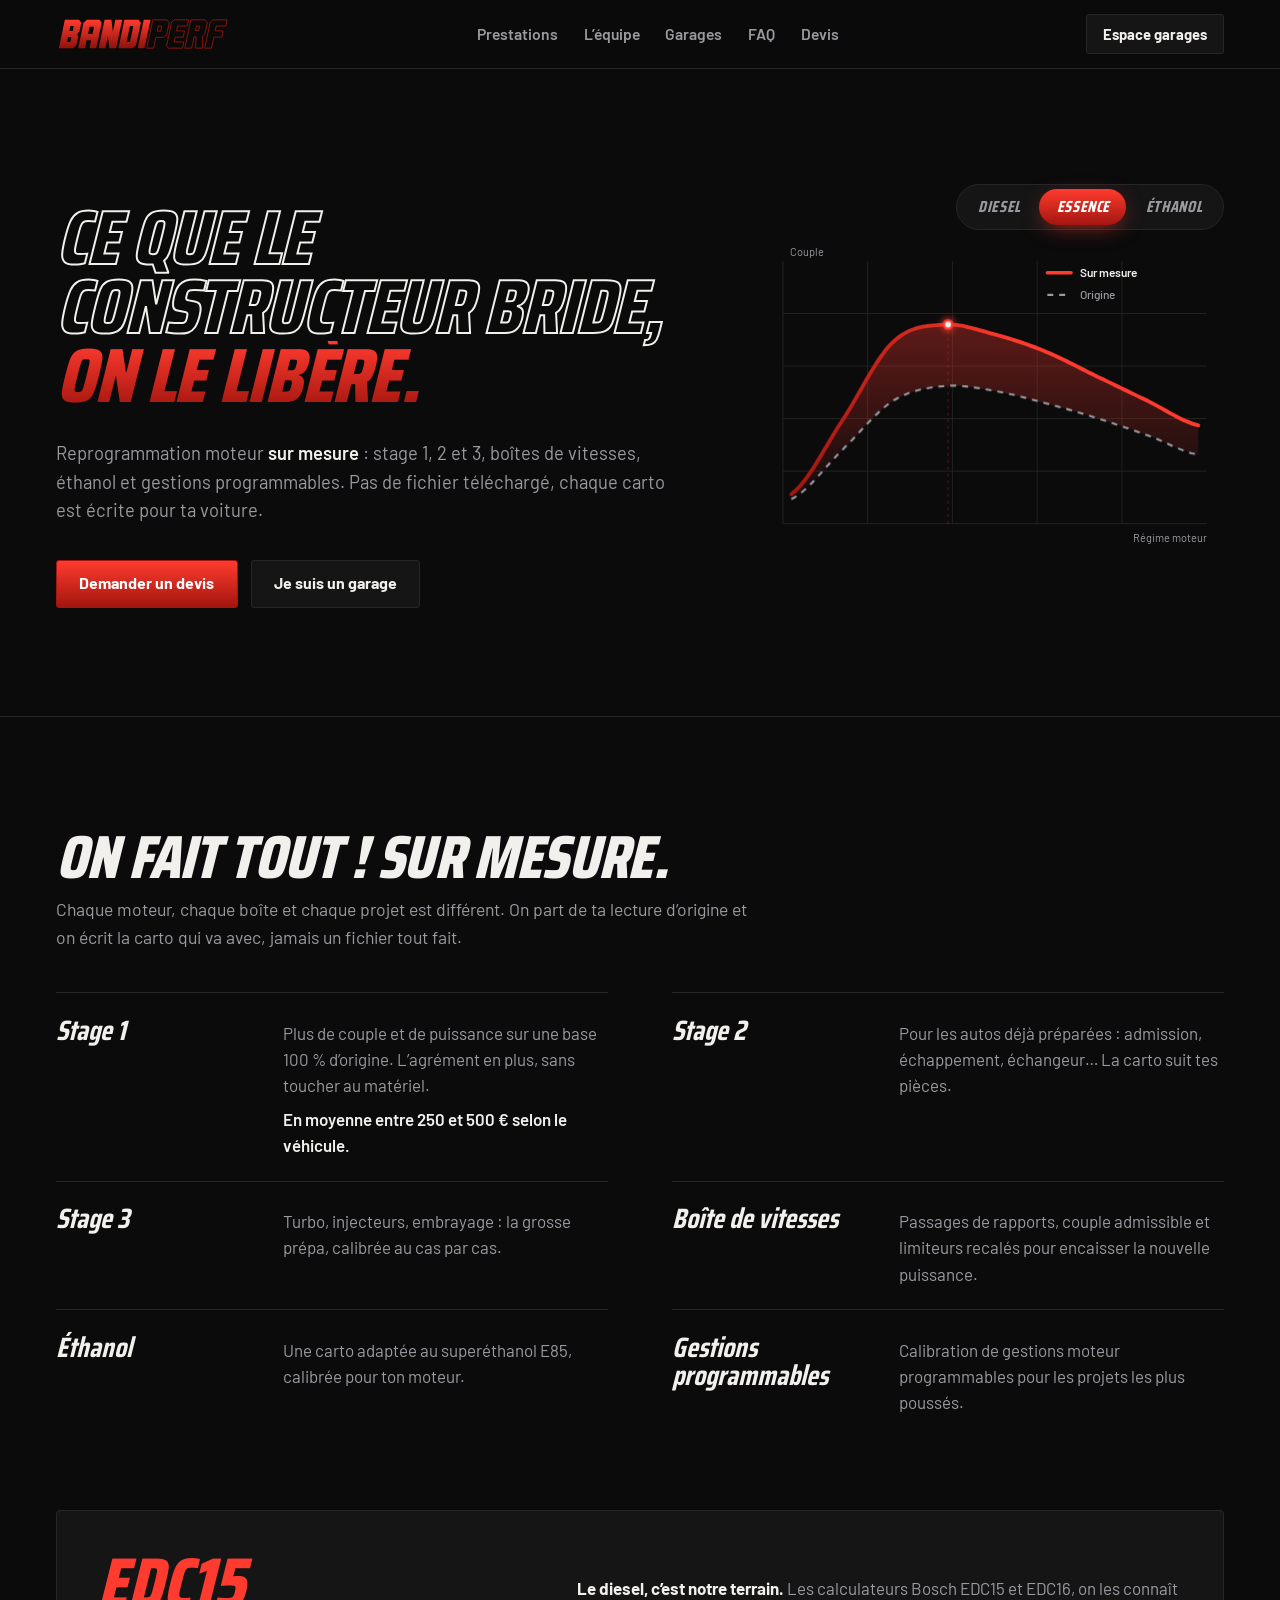
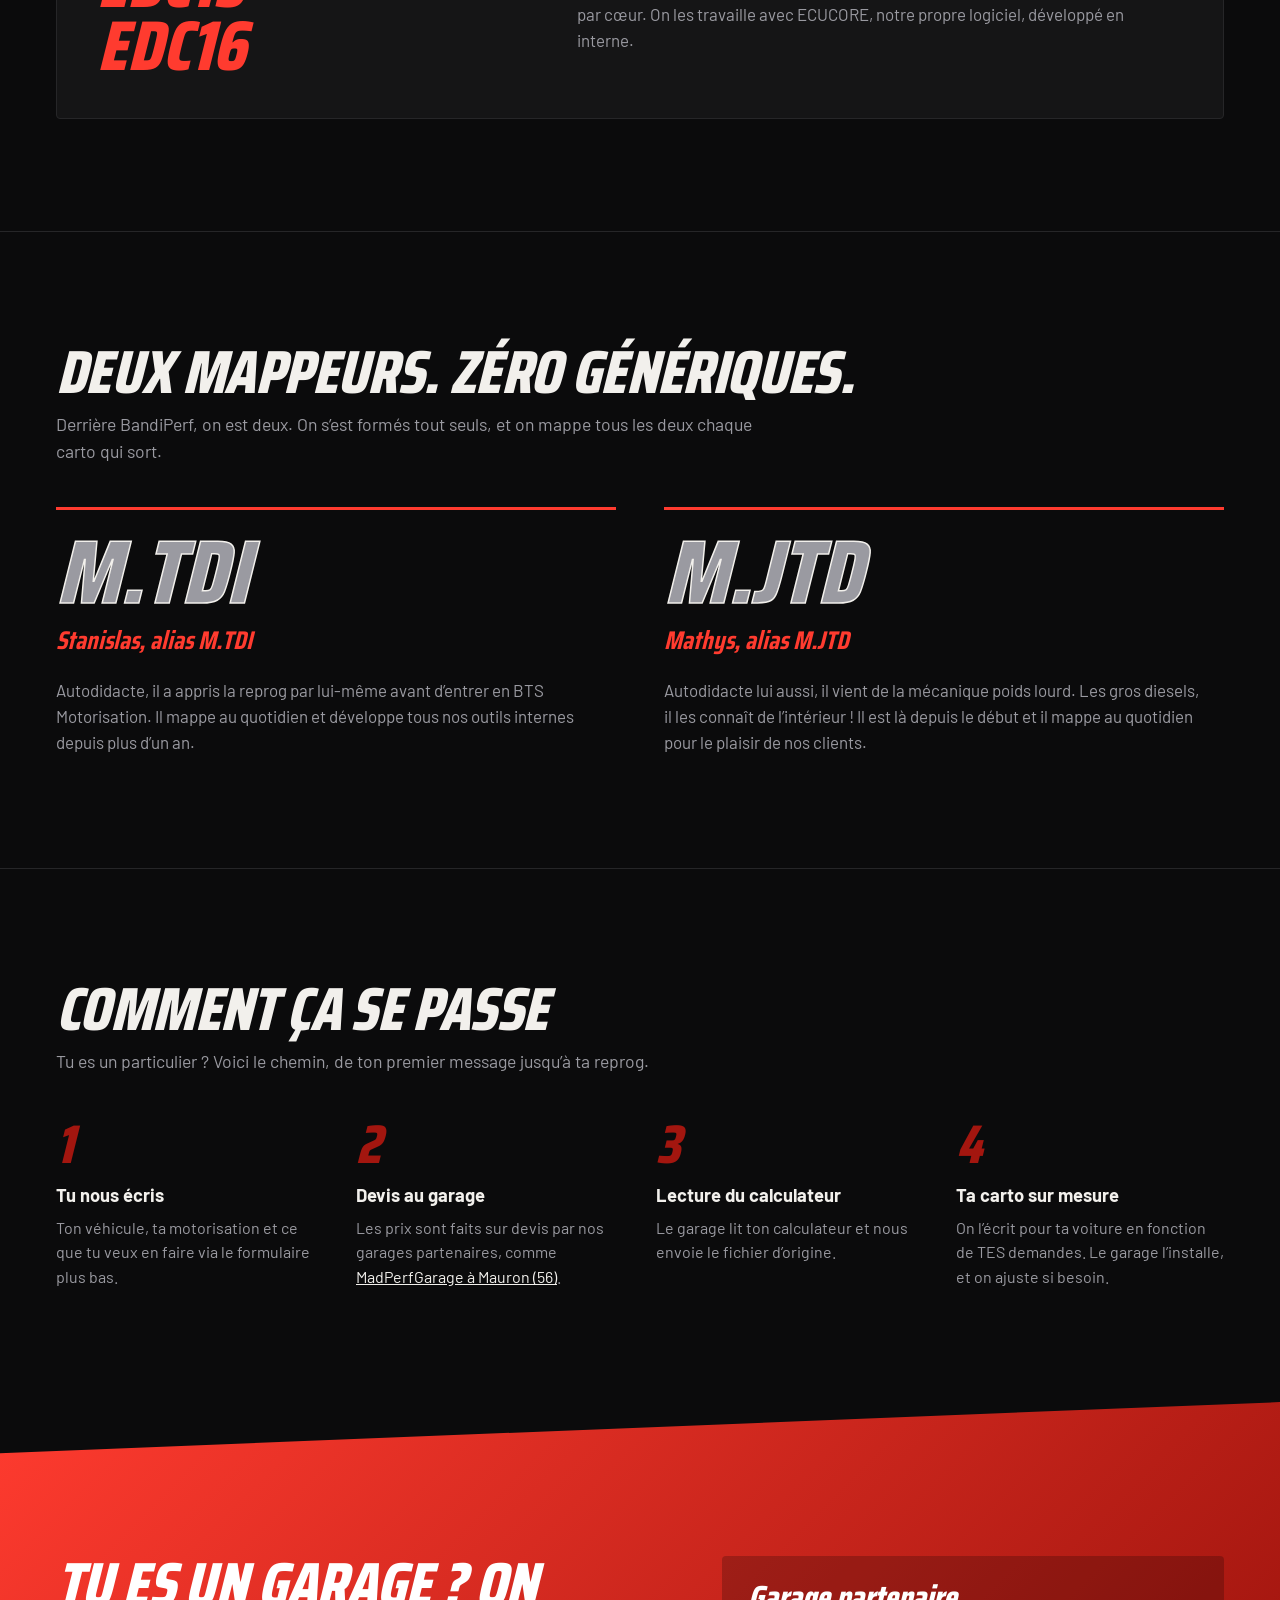
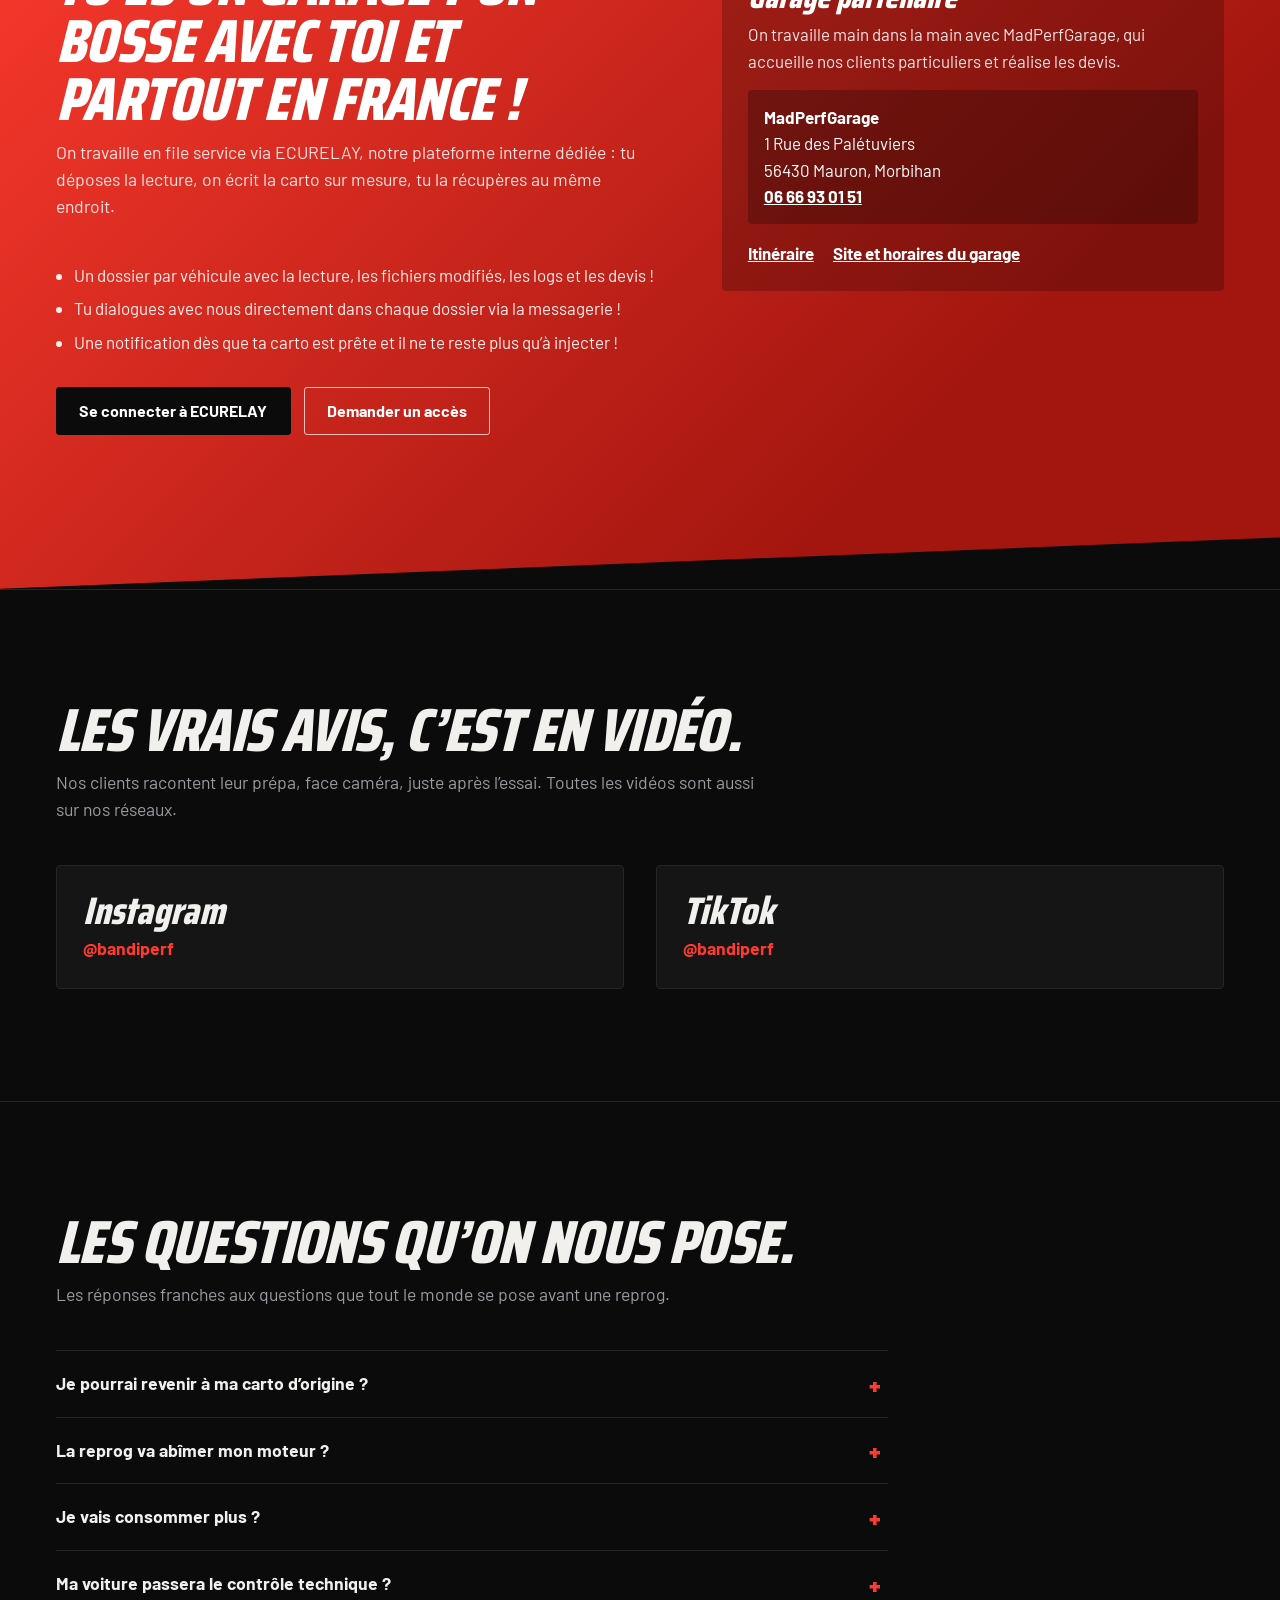
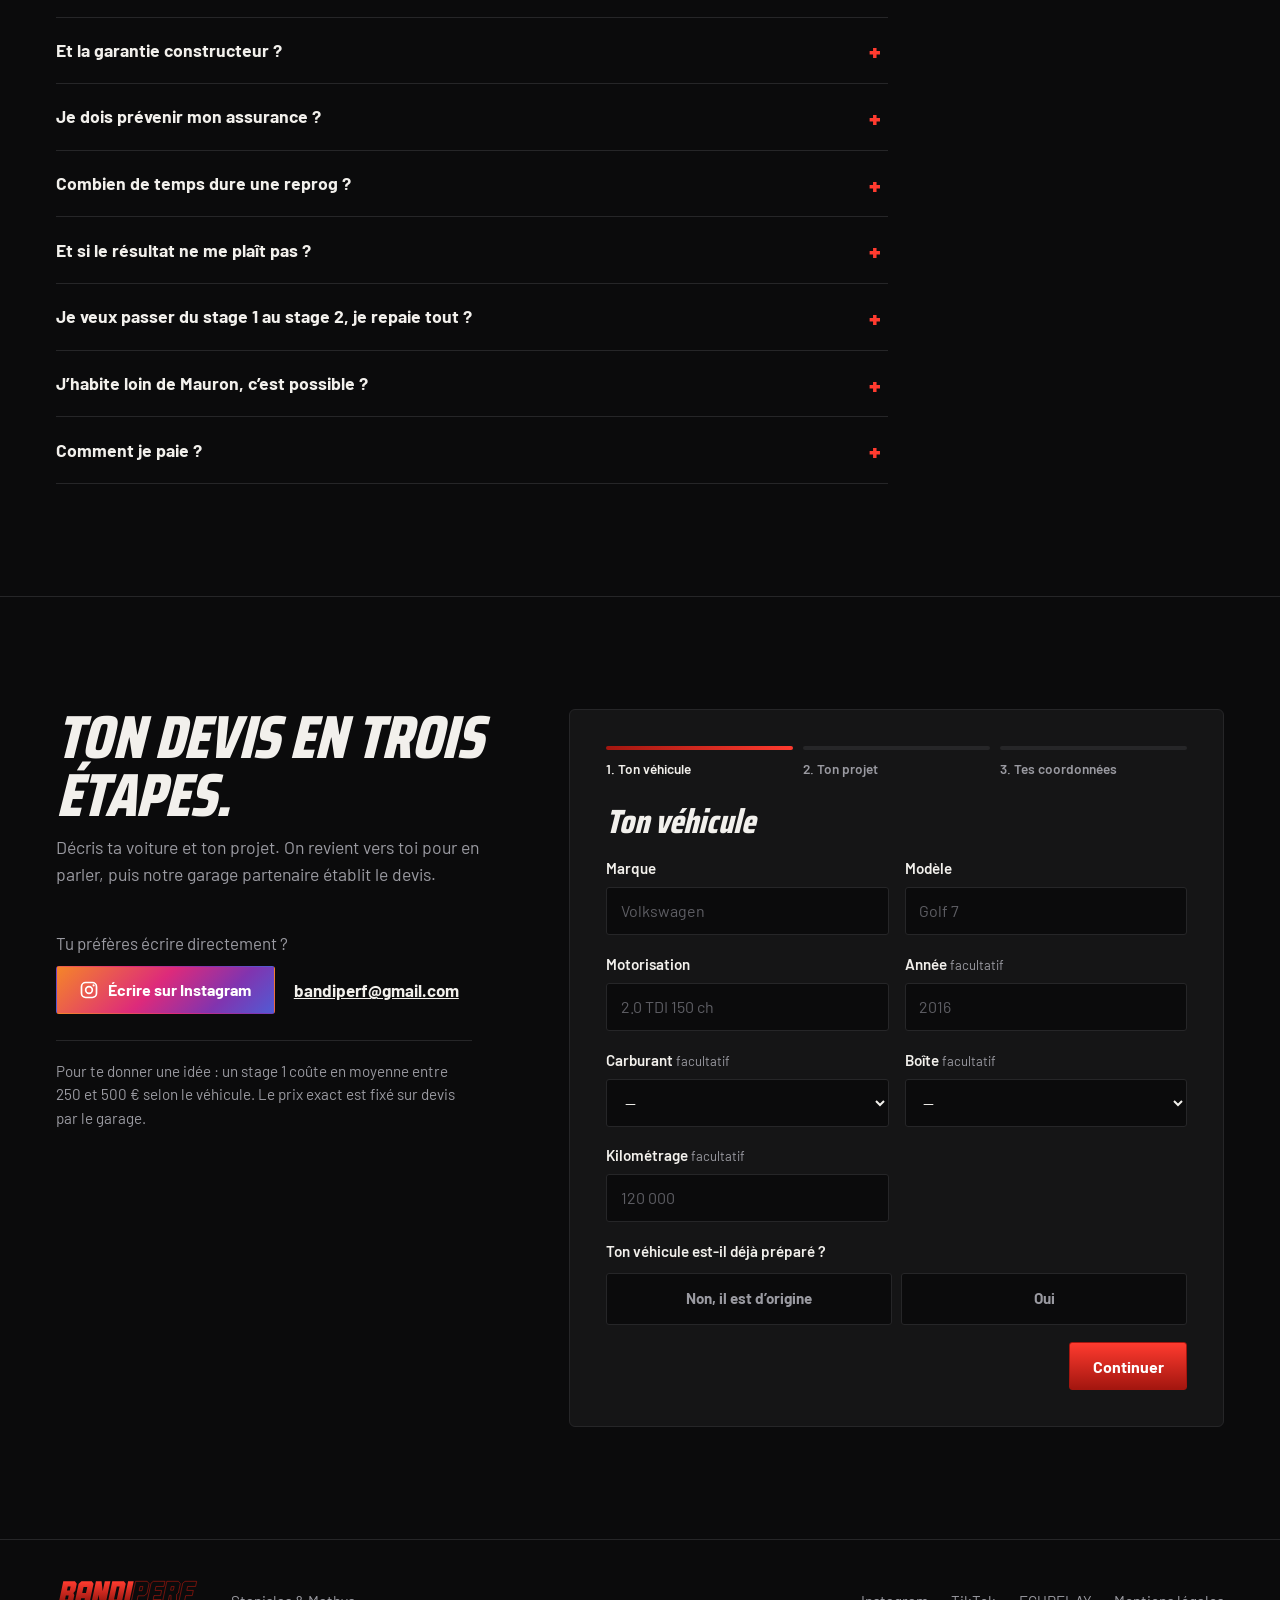
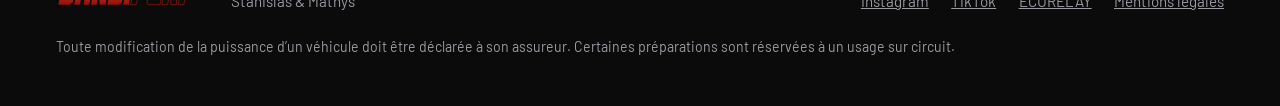
<file: index.html>
<!doctype html>
<html lang="fr">
<head>
  <meta charset="utf-8">
  <meta name="viewport" content="width=device-width, initial-scale=1">
  <title>BandiPerf — Reprogrammation moteur sur mesure</title>
  <meta name="description" content="Reprogrammation moteur sur mesure : stage 1, 2 et 3, boîtes de vitesses, éthanol, gestions programmables. Particuliers à Mauron (56, Bretagne), garages partout en France.">
  <meta name="theme-color" content="#0B0B0C">
  <meta property="og:title" content="BandiPerf — Ce que le constructeur bride, on le libère.">
  <meta property="og:description" content="Reprogrammation moteur sur mesure : stage 1 à 3, boîtes, éthanol, gestions programmables.">
  <meta property="og:type" content="website">
  <meta property="og:url" content="https://bandiperf.fr/">
  <meta property="og:image" content="https://bandiperf.fr/partage.png">
  <meta property="og:image:width" content="1200">
  <meta property="og:image:height" content="630">
  <meta property="og:image:alt" content="Logo BandiPerf — Reprogrammation moteur">
  <meta name="twitter:card" content="summary_large_image">
  <link rel="icon" type="image/svg+xml" href="favicon.svg">
  <link rel="icon" type="image/png" sizes="32x32" href="favicon-32.png">
  <link rel="apple-touch-icon" href="favicon-180.png">
  <link rel="canonical" href="https://bandiperf.fr/">
  <link rel="stylesheet" href="style.css">
  <script type="application/ld+json">{"@context": "https://schema.org", "@type": "Organization", "name": "BandiPerf", "alternateName": "Bandi Performance", "url": "https://bandiperf.fr/", "logo": "https://bandiperf.fr/favicon-180.png", "image": "https://bandiperf.fr/partage.png", "description": "Reprogrammation moteur sur mesure : stage 1, 2 et 3, boîtes de vitesses, éthanol, gestions programmables.", "email": "bandiperf@gmail.com", "areaServed": ["FR", "Bretagne"], "sameAs": ["https://www.instagram.com/bandiperf/", "https://www.tiktok.com/@bandiperf"], "address": {"@type": "PostalAddress", "addressLocality": "Mauron", "postalCode": "56430", "addressRegion": "Bretagne", "addressCountry": "FR"}}</script>
  <script type="application/ld+json">{"@context": "https://schema.org", "@type": "FAQPage", "mainEntity": [{"@type": "Question", "name": "Je pourrai revenir à ma carto d’origine ?", "acceptedAnswer": {"@type": "Answer", "text": "Oui, et c’est gratuit. Avant toute modification, on récupère la lecture d’origine de ton calculateur et on la conserve. Le retour à cette première cartographie est garanti gratuitement pendant 5 ans."}}, {"@type": "Question", "name": "La reprog va abîmer mon moteur ?", "acceptedAnswer": {"@type": "Answer", "text": "Non, tant que l’entretien suit nos préconisations : en général, des vidanges plus rapprochées et des pièces d’usure changées plus souvent. On garde toujours une marge de sécurité adaptée aux pièces montées. Notre choix est clair : on préfère quelques chevaux de moins et un moteur fiable."}}, {"@type": "Question", "name": "Je vais consommer plus ?", "acceptedAnswer": {"@type": "Answer", "text": "Tout dépend de ta conduite. Sur un stage 1 classique, en usage mixte, la consommation baisse le plus souvent."}}, {"@type": "Question", "name": "Ma voiture passera le contrôle technique ?", "acceptedAnswer": {"@type": "Answer", "text": "Avec un simple stage 1, oui. En revanche, l’ajout de pièces (stage 2, stage 3…) peut rendre le véhicule non conforme : on t’en parle avant de commencer."}}, {"@type": "Question", "name": "Et la garantie constructeur ?", "acceptedAnswer": {"@type": "Answer", "text": "Elle est annulée dès que le calculateur est modifié. On ne refuse pas les voitures encore sous garantie, mais on préfère te prévenir et prendre le temps d’en parler avec toi avant de toucher à quoi que ce soit."}}, {"@type": "Question", "name": "Je dois prévenir mon assurance ?", "acceptedAnswer": {"@type": "Answer", "text": "Oui : toute modification du véhicule doit être déclarée à ton assureur. BandiPerf ne peut pas être tenu responsable d’un refus de prise en charge par ton assurance."}}, {"@type": "Question", "name": "Combien de temps dure une reprog ?", "acceptedAnswer": {"@type": "Answer", "text": "Compte environ 1 h. Évite quand même de caler un rendez-vous important le même jour : une difficulté imprévue sur le calculateur peut rallonger l’intervention."}}, {"@type": "Question", "name": "Et si le résultat ne me plaît pas ?", "acceptedAnswer": {"@type": "Answer", "text": "Ton plaisir au volant passe avant tout. Si tu n’es pas satisfait, on retouche gratuitement la carto jusqu’à ce que tu le sois. Selon le calculateur, ça peut prendre 20 minutes comme plusieurs heures."}}, {"@type": "Question", "name": "Je veux passer du stage 1 au stage 2, je repaie tout ?", "acceptedAnswer": {"@type": "Answer", "text": "Non. Quand ta voiture a déjà une carto BandiPerf et que tu la fais évoluer, par exemple d’un stage 1 vers un stage 2 après l’ajout de pièces, tu profites d’une réduction d’environ 20 % sur le prix."}}, {"@type": "Question", "name": "J’habite loin de Mauron, c’est possible ?", "acceptedAnswer": {"@type": "Answer", "text": "On cherche activement des centres partenaires partout en France pour te prendre en charge plus près de chez toi. Écris-nous quand même : on te dira ce qui est possible dans ta région. Et si tu connais un garage intéressé, il peut devenir partenaire."}}, {"@type": "Question", "name": "Comment je paie ?", "acceptedAnswer": {"@type": "Answer", "text": "En espèces, par carte bancaire ou par virement, en une seule fois, avant l’intervention ou au moment de la livraison."}}]}</script>
</head>
<body>

<header class="entete">
  <div class="wrap">
    <a class="marque" href="#haut" aria-label="BandiPerf, retour en haut"><img src="logo.svg" alt="BandiPerf" width="613" height="120"></a>
    <nav aria-label="Navigation principale">
      <a href="#prestations">Prestations</a>
      <a href="#equipe">L’équipe</a>
      <a href="#garages">Garages</a>
      <a href="#faq">FAQ</a>
      <a href="#devis">Devis</a>
    </nav>
    <a class="bouton petit" href="https://ecurelay.bandiperf.fr/login">Espace garages</a>
  </div>
</header>

<main id="haut">

  <section class="ouverture" aria-labelledby="slogan">
    <div class="wrap">
      <div>
        <h1 class="slogan" id="slogan"><span class="l1">Ce que le constructeur bride,</span><span class="l2">on le libère.</span></h1>
        <p class="chapo">Reprogrammation moteur <strong>sur mesure</strong> : stage 1, 2 et 3, boîtes de vitesses, éthanol et gestions programmables.
        Pas de fichier téléchargé, chaque carto est écrite pour ta voiture.</p>
        <div class="actions">
          <a class="bouton rouge" href="#devis">Demander un devis</a>
          <a class="bouton" href="#garages">Je suis un garage</a>
        </div>
      </div>

      <div class="banc" id="banc">
        <div class="carburants" role="tablist" aria-label="Type de moteur">
          <span class="curseur" aria-hidden="true"></span>
          <button type="button" role="tab" aria-selected="true" data-carburant="diesel">Diesel<i></i></button>
          <button type="button" role="tab" aria-selected="false" data-carburant="essence">Essence<i></i></button>
          <button type="button" role="tab" aria-selected="false" data-carburant="ethanol">Éthanol<i></i></button>
        </div>
        <svg viewBox="0 0 560 380" role="img" aria-labelledby="banc-titre">
          <title id="banc-titre">Illustration : courbe de couple d’origine et courbe après une reprogrammation sur mesure</title>
          <defs>
            <linearGradient id="degrade-courbe" x1="0" y1="0" x2="1" y2="0">
              <stop offset="0" stop-color="#A3160F"/><stop offset=".55" stop-color="#FF3B2F"/><stop offset="1" stop-color="#FF3B2F"/>
            </linearGradient>
            <linearGradient id="degrade-gain" x1="0" y1="0" x2="0" y2="1">
              <stop offset="0" stop-color="#FF3B2F" stop-opacity=".34"/><stop offset="1" stop-color="#FF3B2F" stop-opacity=".04"/>
            </linearGradient>
            <linearGradient id="degrade-balayage" x1="0" y1="0" x2="1" y2="0">
              <stop offset="0" stop-color="#FF3B2F" stop-opacity="0"/><stop offset=".7" stop-color="#FF6A52" stop-opacity=".55"/><stop offset="1" stop-color="#FFD2C8" stop-opacity="0"/>
            </linearGradient>
            <clipPath id="zone-gain"><path class="gain-clip" d="M50,296 C115,214 165,104 240,94 S385,120 530,206 L530,252 S380,186 240,166 C170,172 120,252 50,302 Z"/></clipPath>
            <filter id="halo" x="-50%" y="-50%" width="200%" height="200%"><feGaussianBlur stdDeviation="4"/></filter>
          </defs>
          <g class="grille">
            <line x1="40" y1="330" x2="540" y2="330"/><line x1="40" y1="20" x2="40" y2="330"/>
            <line x1="40" y1="268" x2="540" y2="268"/><line x1="40" y1="206" x2="540" y2="206"/>
            <line x1="40" y1="144" x2="540" y2="144"/><line x1="40" y1="82" x2="540" y2="82"/>
            <line x1="140" y1="20" x2="140" y2="330"/><line x1="240" y1="20" x2="240" y2="330"/>
            <line x1="340" y1="20" x2="340" y2="330"/><line x1="440" y1="20" x2="440" y2="330"/>
          </g>
          <path class="gain" d="M50,296 C115,214 165,104 240,94 S385,120 530,206 L530,252 S380,186 240,166 C170,172 120,252 50,302 Z"/>
          <rect class="balayage" x="-90" y="20" width="90" height="310" fill="url(#degrade-balayage)" clip-path="url(#zone-gain)"/>
          <path class="origine" d="M50,302 C120,252 170,172 240,166 S380,186 530,252"/>
          <line class="repere" x1="240" y1="94" x2="240" y2="330"/>
          <path class="surmesure" d="M50,296 C115,214 165,104 240,94 S385,120 530,206"/>
          <g class="pic" transform="translate(240 94)">
            <circle class="pic-halo" r="9" filter="url(#halo)"/>
            <circle class="pic-onde" r="6"/>
            <circle class="pic-point" r="5"/>
          </g>
          <text class="axe" x="48" y="14">Couple</text>
          <text class="axe" x="540" y="352" text-anchor="end">Régime moteur</text>
          <line x1="352" y1="34" x2="380" y2="34" stroke="#FF3B2F" stroke-width="4" stroke-linecap="round"/>
          <text class="legende" x="390" y="39">Sur mesure</text>
          <line x1="352" y1="60" x2="380" y2="60" stroke="#9A9AA1" stroke-width="2.5" stroke-dasharray="7 7"/>
          <text class="legende grise" x="390" y="65">Origine</text>
        </svg>
        <p class="banc-texte" aria-live="polite"><b>Diesel</b> <span>Du couple massif dès les bas régimes : des reprises qui te collent au siège.</span></p>
      </div>
    </div>
  </section>

  <section class="bloc" id="prestations" aria-labelledby="titre-prestations">
    <div class="wrap">
      <h2 class="titre" id="titre-prestations">On fait tout ! Sur mesure.</h2>
      <p class="intro">Chaque moteur, chaque boîte et chaque projet est différent. On part de ta lecture d’origine et on écrit la carto qui va avec, jamais un fichier tout fait.</p>
      <ul class="fiche">
        <li><h3>Stage 1</h3><p>Plus de couple et de puissance sur une base 100 % d’origine. L’agrément en plus, sans toucher au matériel.
          <span class="prix-indicatif">En moyenne entre 250 et 500 € selon le véhicule.</span></p></li>
        <li><h3>Stage 2</h3><p>Pour les autos déjà préparées : admission, échappement, échangeur… La carto suit tes pièces.</p></li>
        <li><h3>Stage 3</h3><p>Turbo, injecteurs, embrayage : la grosse prépa, calibrée au cas par cas.</p></li>
        <li><h3>Boîte de vitesses</h3><p>Passages de rapports, couple admissible et limiteurs recalés pour encaisser la nouvelle puissance.</p></li>
        <li><h3>Éthanol</h3><p>Une carto adaptée au superéthanol E85, calibrée pour ton moteur.</p></li>
        <li><h3>Gestions programmables</h3><p>Calibration de gestions moteur programmables pour les projets les plus poussés.</p></li>
      </ul>

      <div class="specialite">
        <p class="calculateurs">EDC15<br>EDC16</p>
        <p><strong>Le diesel, c’est notre terrain.</strong> Les calculateurs Bosch EDC15 et EDC16, on les connaît par cœur.
        On les travaille avec ECUCORE, notre propre logiciel, développé en interne.</p>
      </div>
    </div>
  </section>

  <section class="bloc" id="equipe" aria-labelledby="titre-equipe">
    <div class="wrap">
      <h2 class="titre" id="titre-equipe">Deux mappeurs. Zéro génériques.</h2>
      <p class="intro">Derrière BandiPerf, on est deux. On s’est formés tout seuls, et on mappe tous les deux chaque carto qui sort.</p>
      <div class="equipe">
        <article class="profil">
          <p class="alias" aria-hidden="true">M.TDI</p>
          <h3 class="prenom">Stanislas, alias M.TDI</h3>
          <p>Autodidacte, il a appris la reprog par lui-même avant d’entrer en BTS Motorisation. Il mappe au quotidien et développe tous nos outils internes depuis plus d’un an.</p>
        </article>
        <article class="profil">
          <p class="alias" aria-hidden="true">M.JTD</p>
          <h3 class="prenom">Mathys, alias M.JTD</h3>
          <p>Autodidacte lui aussi, il vient de la mécanique poids lourd. Les gros diesels, il les connaît de l’intérieur ! Il est là depuis le début et il mappe au quotidien pour le plaisir de nos clients.</p>
        </article>
      </div>
    </div>
  </section>

  <section class="bloc" id="deroule" aria-labelledby="titre-deroule">
    <div class="wrap">
      <h2 class="titre" id="titre-deroule">Comment ça se passe</h2>
      <p class="intro">Tu es un particulier ? Voici le chemin, de ton premier message jusqu’à ta reprog.</p>
      <ol class="etapes">
        <li><h3>Tu nous écris</h3><p>Ton véhicule, ta motorisation et ce que tu veux en faire via le formulaire plus bas.</p></li>
        <li><h3>Devis au garage</h3><p>Les prix sont faits sur devis par nos garages partenaires, comme <a href="#garages">MadPerfGarage à Mauron (56)</a>.</p></li>
        <li><h3>Lecture du calculateur</h3><p>Le garage lit ton calculateur et nous envoie le fichier d’origine.</p></li>
        <li><h3>Ta carto sur mesure</h3><p>On l’écrit pour ta voiture en fonction de TES demandes. Le garage l’installe, et on ajuste si besoin.</p></li>
      </ol>
    </div>
  </section>

  <section class="garages" id="garages" aria-labelledby="titre-garages">
    <div class="wrap colonnes">
      <div>
        <h2 class="titre" id="titre-garages">Tu es un garage ? On bosse avec toi et partout en France !</h2>
        <p class="intro">On travaille en file service via ECURELAY, notre plateforme interne dédiée : tu déposes la lecture, on écrit la carto sur mesure, tu la récupères au même endroit.</p>
        <ul>
          <li>Un dossier par véhicule avec la lecture, les fichiers modifiés, les logs et les devis !</li>
          <li>Tu dialogues avec nous directement dans chaque dossier via la messagerie !</li>
          <li>Une notification dès que ta carto est prête et il ne te reste plus qu’à injecter !</li>
        </ul>
        <div class="actions">
          <a class="bouton" href="https://ecurelay.bandiperf.fr/login">Se connecter à ECURELAY</a>
          <a class="bouton clair" href="https://ecurelay.bandiperf.fr/register">Demander un accès</a>
        </div>
      </div>
      <aside class="partenaire" aria-labelledby="titre-partenaire">
        <h3 id="titre-partenaire">Garage partenaire</h3>
        <p>On travaille main dans la main avec MadPerfGarage, qui accueille nos clients particuliers et réalise les devis.</p>
        <address class="adresse-garage">
          <b>MadPerfGarage</b><br>
          1 Rue des Palétuviers<br>
          56430 Mauron, Morbihan<br>
          <a href="tel:+33666930151">06 66 93 01 51</a>
        </address>
        <div class="liens-garage">
          <a href="https://www.google.com/maps/dir/?api=1&amp;destination=1+Rue+des+Paletuviers+56430+Mauron+France" rel="noopener">Itinéraire</a>
          <a href="https://www.madperfgarage.com/" rel="noopener">Site et horaires du garage</a>
        </div>
      </aside>
    </div>
  </section>

  <section class="bloc" id="videos" aria-labelledby="titre-videos">
    <div class="wrap avis-video">
      <div class="avis-texte">
        <h2 class="titre" id="titre-videos">Les vrais avis, c’est en vidéo.</h2>
        <p class="intro">Nos clients racontent leur prépa, face caméra, juste après l’essai. Toutes les vidéos sont aussi sur nos réseaux.</p>
        <div class="reseaux">
          <a class="reseau" href="https://www.instagram.com/bandiperf/" rel="noopener">
            <span class="nom">Instagram</span><span class="compte">@bandiperf</span>
          </a>
          <a class="reseau" href="https://www.tiktok.com/@bandiperf" rel="noopener">
            <span class="nom">TikTok</span><span class="compte">@bandiperf</span>
          </a>
        </div>
      </div>

      <!-- Lecteur d'avis en vidéo : la liste des vidéos est dans videos.json (voir LISEZMOI.md).
           Il reste masqué tant que la liste est vide. -->
      <div class="lecteur" id="lecteur" data-source="videos.json" role="region" aria-roledescription="carrousel" aria-label="Avis clients en vidéo" hidden>
        <div class="ecran">
          <div class="progression" aria-hidden="true"></div>
          <div class="entete-video">
            <span class="avatar" aria-hidden="true"><span>BP</span></span>
            <span class="compte-video"><b>bandiperf</b><span>Avis client</span></span>
            <button class="son" type="button" aria-label="Activer le son">
              <svg class="icone-muet" viewBox="0 0 24 24" aria-hidden="true"><path d="M4 9h4l5-4v14l-5-4H4z" fill="currentColor"/><path d="M17 9l4 6M21 9l-4 6" stroke="currentColor" stroke-width="2" stroke-linecap="round"/></svg>
              <svg class="icone-son" viewBox="0 0 24 24" aria-hidden="true"><path d="M4 9h4l5-4v14l-5-4H4z" fill="currentColor"/><path d="M16.5 8.5a5 5 0 010 7M19 6a8.5 8.5 0 010 12" fill="none" stroke="currentColor" stroke-width="2" stroke-linecap="round"/></svg>
            </button>
          </div>
          <video playsinline muted preload="metadata"></video>
          <button class="zone prec" type="button" aria-label="Vidéo précédente"></button>
          <button class="zone suiv" type="button" aria-label="Vidéo suivante"></button>
          <button class="lecture" type="button" aria-label="Lire la vidéo" hidden>
            <svg viewBox="0 0 24 24" aria-hidden="true"><path d="M8 5v14l11-7z" fill="currentColor"/></svg>
          </button>
          <div class="legende-video" aria-live="polite">
            <p class="client"></p>
            <p class="details"></p>
            <p class="citation"></p>
            <a class="lien-post" rel="noopener" hidden></a>
          </div>
        </div>
        <div class="nav-lecteur">
          <button class="fleche prec" type="button" aria-label="Vidéo précédente">
            <svg viewBox="0 0 24 24" aria-hidden="true"><path d="M15 5l-7 7 7 7" fill="none" stroke="currentColor" stroke-width="2.4" stroke-linecap="round" stroke-linejoin="round"/></svg>
          </button>
          <span class="compteur" aria-live="polite"></span>
          <button class="fleche suiv" type="button" aria-label="Vidéo suivante">
            <svg viewBox="0 0 24 24" aria-hidden="true"><path d="M9 5l7 7-7 7" fill="none" stroke="currentColor" stroke-width="2.4" stroke-linecap="round" stroke-linejoin="round"/></svg>
          </button>
        </div>
      </div>
    </div>
  </section>

  <section class="bloc" id="faq" aria-labelledby="titre-faq">
    <div class="wrap">
      <h2 class="titre" id="titre-faq">Les questions qu’on nous pose.</h2>
      <p class="intro">Les réponses franches aux questions que tout le monde se pose avant une reprog.</p>
      <div class="faq">
        <details><summary>Je pourrai revenir à ma carto d’origine ?</summary><p>Oui, et c’est gratuit. Avant toute modification, on récupère la lecture d’origine de ton calculateur et on la conserve. Le retour à cette première cartographie est garanti gratuitement pendant 5 ans.</p></details>
        <details><summary>La reprog va abîmer mon moteur ?</summary><p>Non, tant que l’entretien suit nos préconisations : en général, des vidanges plus rapprochées et des pièces d’usure changées plus souvent. On garde toujours une marge de sécurité adaptée aux pièces montées. Notre choix est clair : on préfère quelques chevaux de moins et un moteur fiable.</p></details>
        <details><summary>Je vais consommer plus ?</summary><p>Tout dépend de ta conduite. Sur un stage 1 classique, en usage mixte, la consommation baisse le plus souvent.</p></details>
        <details><summary>Ma voiture passera le contrôle technique ?</summary><p>Avec un simple stage 1, oui. En revanche, l’ajout de pièces (stage 2, stage 3…) peut rendre le véhicule non conforme : on t’en parle avant de commencer.</p></details>
        <details><summary>Et la garantie constructeur ?</summary><p>Elle est annulée dès que le calculateur est modifié. On ne refuse pas les voitures encore sous garantie, mais on préfère te prévenir et prendre le temps d’en parler avec toi avant de toucher à quoi que ce soit.</p></details>
        <details><summary>Je dois prévenir mon assurance ?</summary><p>Oui : toute modification du véhicule doit être déclarée à ton assureur. BandiPerf ne peut pas être tenu responsable d’un refus de prise en charge par ton assurance.</p></details>
        <details><summary>Combien de temps dure une reprog ?</summary><p>Compte environ 1 h. Évite quand même de caler un rendez-vous important le même jour : une difficulté imprévue sur le calculateur peut rallonger l’intervention.</p></details>
        <details><summary>Et si le résultat ne me plaît pas ?</summary><p>Ton plaisir au volant passe avant tout. Si tu n’es pas satisfait, on retouche gratuitement la carto jusqu’à ce que tu le sois. Selon le calculateur, ça peut prendre 20 minutes comme plusieurs heures.</p></details>
        <details><summary>Je veux passer du stage 1 au stage 2, je repaie tout ?</summary><p>Non. Quand ta voiture a déjà une carto BandiPerf et que tu la fais évoluer, par exemple d’un stage 1 vers un stage 2 après l’ajout de pièces, tu profites d’une réduction d’environ 20 % sur le prix.</p></details>
        <details><summary>J’habite loin de Mauron, c’est possible ?</summary><p>On cherche activement des centres partenaires partout en France pour te prendre en charge plus près de chez toi. Écris-nous quand même : on te dira ce qui est possible dans ta région. Et si tu connais un garage intéressé, il peut <a href="#garages">devenir partenaire</a>.</p></details>
        <details><summary>Comment je paie ?</summary><p>En espèces, par carte bancaire ou par virement, en une seule fois, avant l’intervention ou au moment de la livraison.</p></details>
      </div>
    </div>
  </section>

  <section class="bloc devis" id="devis" aria-labelledby="titre-devis">
    <div class="wrap devis-grille">
      <div class="devis-intro">
        <h2 class="titre" id="titre-devis">Ton devis en trois étapes.</h2>
        <p class="intro">Décris ta voiture et ton projet. On revient vers toi pour en parler, puis notre garage partenaire établit le devis.</p>
        <p class="devis-alt">Tu préfères écrire directement ?</p>
        <div class="contacts-directs">
          <a class="bouton insta" href="https://ig.me/m/bandiperf" rel="noopener">
            <svg viewBox="0 0 24 24" aria-hidden="true"><rect x="3" y="3" width="18" height="18" rx="5" fill="none" stroke="currentColor" stroke-width="2"/><circle cx="12" cy="12" r="4" fill="none" stroke="currentColor" stroke-width="2"/><circle cx="17.5" cy="6.5" r="1.3" fill="currentColor"/></svg>
            Écrire sur Instagram
          </a>
          <a class="email-direct" href="mailto:bandiperf@gmail.com">bandiperf@gmail.com</a>
        </div>
        <p class="devis-prix">Pour te donner une idée : un stage 1 coûte en moyenne entre 250 et 500 € selon le véhicule. Le prix exact est fixé sur devis par le garage.</p>
      </div>

      <!-- Formulaire de devis : envoyé par e-mail (Web3Forms) et sur Discord (relais Cloudflare).
           Les deux réglages à remplir sont expliqués dans LISEZMOI.md. -->
      <form class="formulaire" id="form-devis" action="https://api.web3forms.com/submit" method="post"
            data-relais="https://bandiperf-devis.bandiperf.workers.dev">
        <input type="hidden" name="access_key" value="07773320-78d7-4122-8847-bf4330c8a9ec">
        <input type="hidden" name="subject" value="Demande de devis — site BandiPerf">
        <input type="hidden" name="from_name" value="Site BandiPerf">
        <input type="checkbox" name="botcheck" class="piege" tabindex="-1" autocomplete="off" aria-hidden="true">

        <ol class="etapes-devis" aria-label="Étapes du devis">
          <li class="actuelle" aria-current="step"><span class="barre"></span>1. Ton véhicule</li>
          <li><span class="barre"></span>2. Ton projet</li>
          <li><span class="barre"></span>3. Tes coordonnées</li>
        </ol>

        <fieldset class="etape-devis" data-etape="1">
          <legend><span class="titre-etape" tabindex="-1">Ton véhicule</span></legend>
          <div class="champs-2">
            <label>Marque <input name="Marque" required maxlength="40" placeholder="Volkswagen" autocomplete="off"></label>
            <label>Modèle <input name="Modèle" required maxlength="40" placeholder="Golf 7" autocomplete="off"></label>
            <label>Motorisation <input name="Motorisation" required maxlength="60" placeholder="2.0 TDI 150 ch"></label>
            <label><span class="lib">Année <span class="facultatif">facultatif</span></span> <input name="Année" inputmode="numeric" maxlength="4" pattern="(19|20)[0-9]{2}" placeholder="2016"></label>
            <label><span class="lib">Carburant <span class="facultatif">facultatif</span></span>
              <select name="Carburant">
                <option value="">—</option><option>Diesel</option><option>Essence</option><option>Hybride</option><option>Éthanol (E85)</option>
              </select>
            </label>
            <label><span class="lib">Boîte <span class="facultatif">facultatif</span></span>
              <select name="Boîte">
                <option value="">—</option><option>Manuelle</option><option>Automatique</option><option>Robotisée / double embrayage</option>
              </select>
            </label>
            <label><span class="lib">Kilométrage <span class="facultatif">facultatif</span></span> <input name="Kilométrage" inputmode="numeric" maxlength="9" placeholder="120 000"></label>
          </div>

          <fieldset class="choix-oui-non">
            <legend>Ton véhicule est-il déjà préparé ?</legend>
            <div class="segments">
              <label><input type="radio" name="Déjà préparé" value="Non" required><span>Non, il est d’origine</span></label>
              <label><input type="radio" name="Déjà préparé" value="Oui"><span>Oui</span></label>
            </div>
          </fieldset>
          <label class="bloc-prepa" hidden>Qu’est-ce qui est déjà fait ?
            <textarea name="Préparation actuelle" rows="3" maxlength="1000" placeholder="Reprog stage 1, admission, ligne inox, échangeur, embrayage renforcé…"></textarea>
          </label>

          <div class="nav-devis"><button type="button" class="bouton rouge suivant">Continuer</button></div>
        </fieldset>

        <fieldset class="etape-devis" data-etape="2">
          <legend><span class="titre-etape" tabindex="-1">Ton projet</span></legend>
          <fieldset class="puces">
            <legend>Ce que tu recherches <span class="facultatif">plusieurs choix possibles</span></legend>
            <label><input type="checkbox" name="Recherche" value="Puissance"><span>Puissance</span></label>
            <label><input type="checkbox" name="Recherche" value="Couple / reprises"><span>Couple / reprises</span></label>
            <label><input type="checkbox" name="Recherche" value="Pops &amp; bangs / flammes"><span>Pops &amp; bangs / flammes</span></label>
            <label><input type="checkbox" name="Recherche" value="Baisse de consommation"><span>Baisse de consommation</span></label>
            <label><input type="checkbox" name="Recherche" value="Boîte de vitesses"><span>Boîte de vitesses</span></label>
            <label><input type="checkbox" name="Recherche" value="Éthanol (E85)"><span>Éthanol (E85)</span></label>
            <label><input type="checkbox" name="Recherche" value="Gestion programmable"><span>Gestion programmable</span></label>
            <label><input type="checkbox" name="Recherche" value="Autre"><span>Autre</span></label>
          </fieldset>
          <div class="champs-2">
            <label>Stage visé
              <select name="Stage visé">
                <option>Je ne sais pas encore</option><option>Stage 1</option><option>Stage 2</option><option>Stage 3</option>
              </select>
            </label>
            <label>Usage
              <select name="Usage">
                <option>Route</option><option>Circuit</option><option>Route et circuit</option>
              </select>
            </label>
          </div>
          <label>Décris ton projet en détail
            <textarea name="Description" rows="6" required minlength="30" maxlength="3000"
              placeholder="Ce que tu veux ressentir au volant, les pièces que tu comptes monter, ton budget, tes contraintes…"></textarea>
            <span class="aide">Plus c’est précis, plus notre réponse le sera. 30 caractères minimum.</span>
          </label>
          <div class="nav-devis">
            <button type="button" class="bouton precedent">Retour</button>
            <button type="button" class="bouton rouge suivant">Continuer</button>
          </div>
        </fieldset>

        <fieldset class="etape-devis" data-etape="3">
          <legend><span class="titre-etape" tabindex="-1">Tes coordonnées</span></legend>
          <div class="champs-2">
            <label>Prénom <input name="Prénom" required maxlength="40" autocomplete="given-name"></label>
            <label><span class="lib">Ville ou département <span class="facultatif">facultatif</span></span> <input name="Ville" maxlength="60" autocomplete="address-level2" placeholder="Nantes, 44…"></label>
            <label>E-mail <input type="email" name="email" required maxlength="120" autocomplete="email" placeholder="toi@exemple.fr"></label>
            <label><span class="lib">Téléphone <span class="facultatif">facultatif</span></span> <input type="tel" name="Téléphone" maxlength="20" autocomplete="tel" placeholder="06 12 34 56 78"></label>
          </div>
          <label class="accord">
            <input type="checkbox" name="Accord" value="Oui" required>
            <span>J’accepte que BandiPerf utilise ces informations pour me recontacter au sujet de ma demande.</span>
          </label>
          <div class="nav-devis">
            <button type="button" class="bouton precedent">Retour</button>
            <button type="submit" class="bouton rouge envoyer">Envoyer ma demande</button>
          </div>
        </fieldset>

        <p class="devis-erreur" role="alert" hidden></p>
        <div class="devis-envoye" tabindex="-1" hidden>
          <p class="devis-envoye-titre">C’est envoyé.</p>
          <p>On a bien reçu ta demande. On revient vers toi très vite, par e-mail ou par téléphone.</p>
        </div>
      </form>
    </div>
  </section>

</main>

<footer class="pied">
  <div class="wrap">
    <a class="marque" href="#haut" aria-label="BandiPerf, retour en haut"><img src="logo.svg" alt="BandiPerf" width="613" height="120"></a>
    <span>Stanislas &amp; Mathys</span>
    <nav aria-label="Liens du pied de page">
      <a href="https://www.instagram.com/bandiperf/" rel="noopener">Instagram</a>
      <a href="https://www.tiktok.com/@bandiperf" rel="noopener">TikTok</a>
      <a href="https://ecurelay.bandiperf.fr/login">ECURELAY</a>
      <a href="mentions-legales.html">Mentions légales</a>
    </nav>
    <p class="avertissement">Toute modification de la puissance d’un véhicule doit être déclarée à son assureur. Certaines préparations sont réservées à un usage sur circuit.</p>
  </div>
</footer>

<script src="banc.js" defer></script>
<script src="videos.js" defer></script>
<script src="devis.js" defer></script>
</body>
</html>
</file>
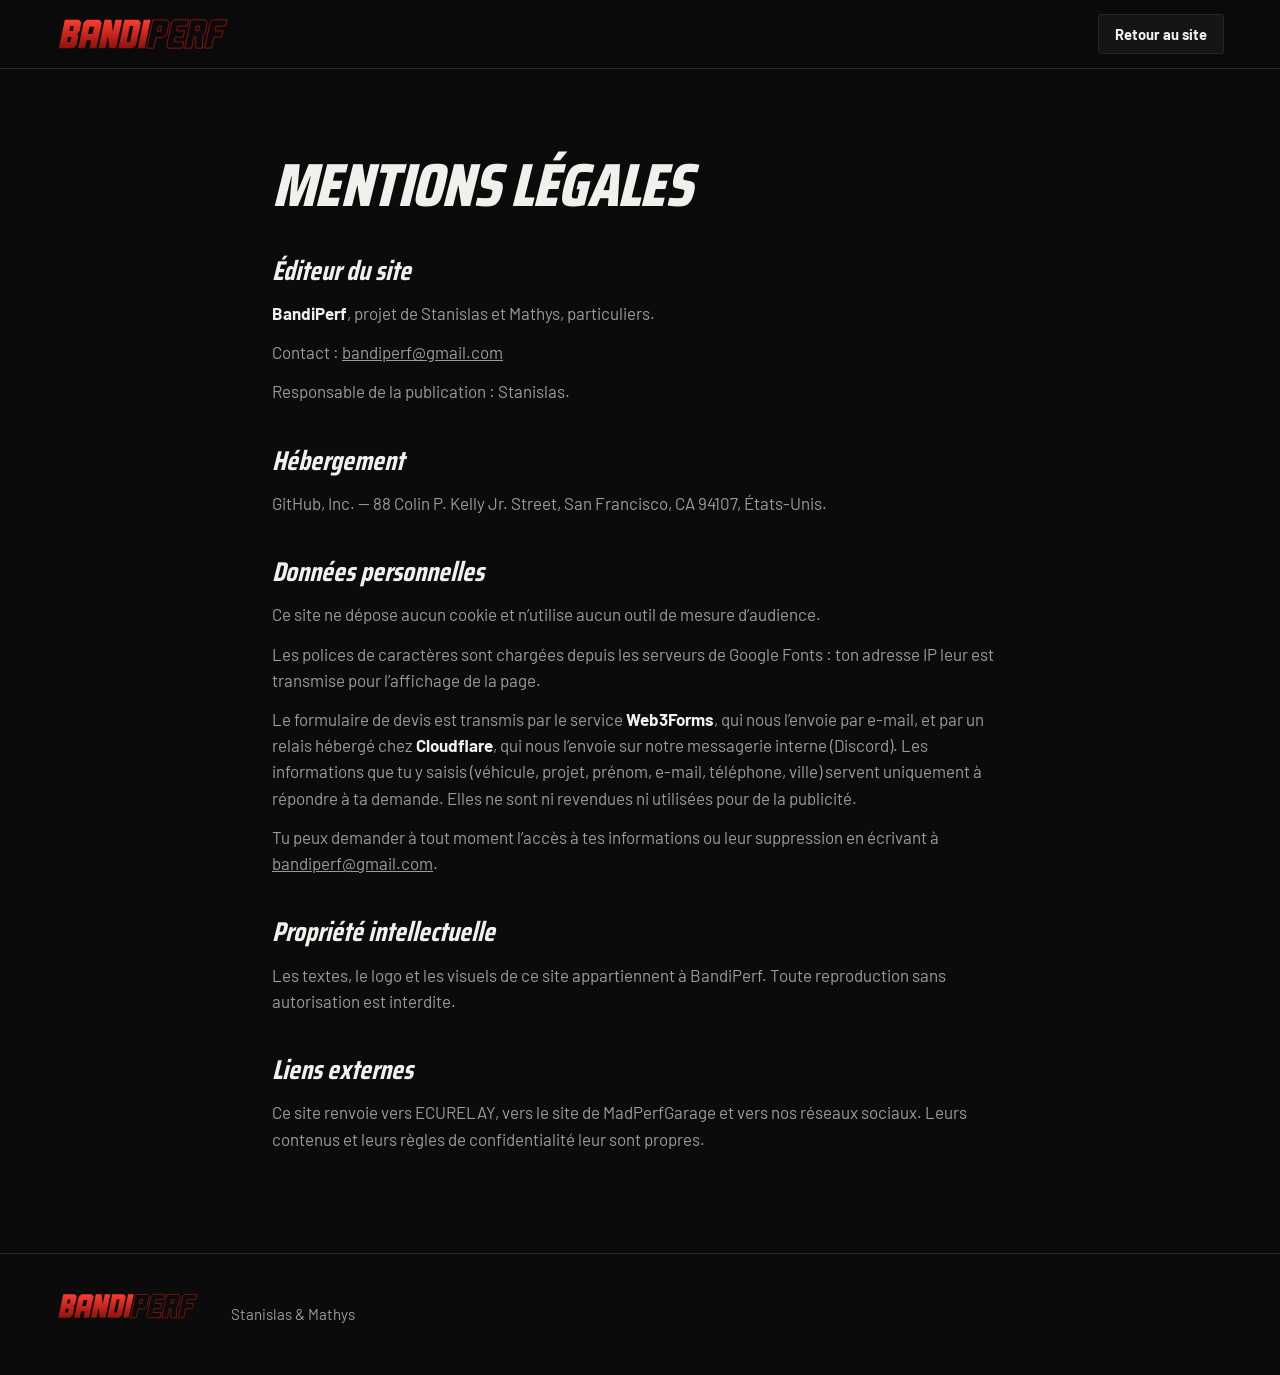
<file: mentions-legales.html>
<!doctype html>
<html lang="fr">
<head>
  <meta charset="utf-8">
  <meta name="viewport" content="width=device-width, initial-scale=1">
  <title>Mentions légales — BandiPerf</title>
  <meta name="robots" content="noindex">
  <meta name="theme-color" content="#0B0B0C">
  <link rel="icon" type="image/svg+xml" href="favicon.svg">
  <link rel="icon" type="image/png" sizes="32x32" href="favicon-32.png">
  <link rel="apple-touch-icon" href="favicon-180.png">
  <link rel="stylesheet" href="style.css">
</head>
<body>
<header class="entete">
  <div class="wrap">
    <a class="marque" href="index.html" aria-label="BandiPerf, retour à l’accueil"><img src="logo.svg" alt="BandiPerf" width="613" height="120"></a>
    <a class="bouton petit" href="index.html">Retour au site</a>
  </div>
</header>
<main class="wrap legal">
  <h1 class="titre">Mentions légales</h1>

  <h2>Éditeur du site</h2>
  <p><strong>BandiPerf</strong>, projet de Stanislas et Mathys, particuliers.</p>
  <p>Contact : <a href="mailto:bandiperf@gmail.com">bandiperf@gmail.com</a></p>
  <p>Responsable de la publication : Stanislas.</p>
  <!-- À COMPLÉTER dès la création d'une structure (micro-entreprise, société…) :
       raison sociale, statut, numéro SIRET, adresse du siège, nom complet du responsable de la publication. -->

  <h2>Hébergement</h2>
  <p>GitHub, Inc. — 88 Colin P. Kelly Jr. Street, San Francisco, CA 94107, États-Unis.</p>

  <h2>Données personnelles</h2>
  <p>Ce site ne dépose aucun cookie et n’utilise aucun outil de mesure d’audience.</p>
  <p>Les polices de caractères sont chargées depuis les serveurs de Google Fonts : ton adresse IP leur est transmise pour l’affichage de la page.</p>
  <p>Le formulaire de devis est transmis par le service <strong>Web3Forms</strong>, qui nous l’envoie par e-mail,
  et par un relais hébergé chez <strong>Cloudflare</strong>, qui nous l’envoie sur notre messagerie interne (Discord).
  Les informations que tu y saisis (véhicule, projet, prénom, e-mail, téléphone, ville) servent uniquement à répondre à ta demande.
  Elles ne sont ni revendues ni utilisées pour de la publicité.</p>
  <p>Tu peux demander à tout moment l’accès à tes informations ou leur suppression en écrivant à <a href="mailto:bandiperf@gmail.com">bandiperf@gmail.com</a>.</p>

  <h2>Propriété intellectuelle</h2>
  <p>Les textes, le logo et les visuels de ce site appartiennent à BandiPerf. Toute reproduction sans autorisation est interdite.</p>

  <h2>Liens externes</h2>
  <p>Ce site renvoie vers ECURELAY, vers le site de MadPerfGarage et vers nos réseaux sociaux. Leurs contenus et leurs règles de confidentialité leur sont propres.</p>
</main>
<footer class="pied">
  <div class="wrap">
    <a class="marque" href="index.html" aria-label="BandiPerf, retour à l’accueil"><img src="logo.svg" alt="BandiPerf" width="613" height="120"></a>
    <span>Stanislas &amp; Mathys</span>
  </div>
</footer>
</body>
</html>
</file>
<file: style.css>
/* BandiPerf — vitrine (direction « Ligne rouge ») */
@import url("https://fonts.googleapis.com/css2?family=Saira+Condensed:ital,wght@0,600;0,700;1,700;1,800&family=Barlow:wght@400;500;600;700&display=swap");

:root {
  --noir: #0B0B0C;
  --panneau: #151516;
  --trait: #262628;
  --ivoire: #F2F0EC;
  --acier: #9A9AA1;
  --rouge: #FF3B2F;
  --grenat: #A3160F;
  --disp: "Saira Condensed", "Arial Narrow", sans-serif;
  --sans: "Barlow", "Segoe UI", sans-serif;
  --page: min(1180px, 100% - 2 * clamp(20px, 5vw, 56px));
}

* { box-sizing: border-box; }
html { scroll-behavior: smooth; }
body { margin: 0; background: var(--noir); color: var(--ivoire); font-family: var(--sans); font-size: 1.06rem; line-height: 1.55; }
a { color: inherit; }
img, svg { max-width: 100%; }
:focus-visible { outline: 2px solid var(--rouge); outline-offset: 3px; }
.wrap { width: var(--page); margin-inline: auto; }

/* Marque (provisoire, en attendant le logo) */
.marque { font-family: var(--disp); font-style: italic; font-weight: 800; letter-spacing: -.01em; text-decoration: none; line-height: 1; display: inline-flex; }
.marque .plein { background: linear-gradient(180deg, var(--rouge), var(--grenat)); -webkit-background-clip: text; background-clip: text; color: transparent; padding-right: .04em; }
.marque .contour { color: transparent; -webkit-text-stroke: 1px var(--grenat); }
.marque img { display: block; height: 1em; width: auto; }

/* En-tête */
.entete { position: sticky; top: 0; z-index: 10; background: rgba(11, 11, 12, .88); backdrop-filter: blur(8px); border-bottom: 1px solid var(--trait); }
.entete .wrap { display: flex; align-items: center; gap: 2rem; min-height: 68px; }
.entete .marque { font-size: 1.7rem; }
.entete nav { display: flex; gap: 1.6rem; margin-left: auto; }
.entete nav a { text-decoration: none; color: var(--acier); font-weight: 600; font-size: .98rem; }
.entete nav a:hover { color: var(--ivoire); }

.bouton { display: inline-flex; align-items: center; justify-content: center; min-height: 48px; padding: 0 1.4rem;
  font-family: var(--sans); font-weight: 700; font-size: 1rem; text-decoration: none; border-radius: 3px;
  border: 1px solid var(--trait); color: var(--ivoire); background: var(--panneau); transition: filter .15s, border-color .15s; }
.bouton:hover { border-color: var(--acier); }
.bouton.rouge { background: linear-gradient(180deg, var(--rouge), var(--grenat)); border-color: var(--grenat); color: #fff; }
.bouton.rouge:hover { filter: brightness(1.1); }
.bouton.petit { min-height: 40px; padding: 0 1rem; font-size: .92rem; }

/* Ouverture */
.ouverture { padding: clamp(56px, 9vw, 120px) 0 clamp(48px, 7vw, 96px); overflow: hidden; }
.ouverture .wrap { display: grid; grid-template-columns: minmax(0, 1.15fr) minmax(0, .85fr); gap: clamp(24px, 4vw, 56px); align-items: center; }
.slogan { margin: 0; font-family: var(--disp); font-style: italic; font-weight: 800; text-transform: uppercase;
  font-size: clamp(2.4rem, 6vw, 5.6rem); line-height: .9; letter-spacing: -.015em; hyphens: auto; -webkit-hyphens: auto; }
.ouverture .wrap > div { min-width: 0; }
.slogan .l1 { display: block; color: transparent; -webkit-text-stroke: 2px var(--ivoire); }
.slogan .l2 { display: block; background: linear-gradient(180deg, var(--rouge), var(--grenat)); -webkit-background-clip: text; background-clip: text; color: transparent; padding-right: .05em; }
.chapo { max-width: 34em; margin: 1.8rem 0 2.2rem; color: var(--acier); font-size: 1.15rem; }
.chapo strong { color: var(--ivoire); font-weight: 600; }
.actions { display: flex; gap: .8rem; flex-wrap: wrap; }

.banc { position: relative; }
.banc svg { display: block; width: 100%; height: auto; }
.banc .grille line { stroke: var(--trait); stroke-width: 1; }
.banc .axe { fill: var(--acier); font-family: var(--sans); font-size: 13px; }
.banc .origine { fill: none; stroke: var(--acier); stroke-width: 2.5; stroke-dasharray: 7 7; }
.banc .surmesure { fill: none; stroke: url(#degrade-courbe); stroke-width: 4.5; stroke-linecap: round;
  stroke-dasharray: 900; stroke-dashoffset: 900; animation: trace 2.2s .3s cubic-bezier(.3, .7, .2, 1) forwards; }
.banc .gain { fill: url(#degrade-gain); opacity: 0; animation: apparait 1s 1.6s forwards; }
.banc .legende { fill: var(--ivoire); font-family: var(--sans); font-size: 14px; font-weight: 600; }
.banc .legende.grise { fill: var(--acier); font-weight: 500; }
.banc .repere { stroke: var(--rouge); stroke-opacity: .45; stroke-width: 1; stroke-dasharray: 3 5; opacity: 0; animation: apparait 1s 2s forwards; }
.banc .pic { opacity: 0; animation: apparait .8s 2.2s forwards; }
.banc .pic-halo { fill: var(--rouge); opacity: .55; }
.banc .pic-point { fill: var(--ivoire); stroke: var(--rouge); stroke-width: 3; }
.banc .pic-onde { fill: none; stroke: var(--rouge); stroke-width: 2; transform-box: fill-box; transform-origin: center; animation: onde 2.4s 2.4s ease-out infinite; opacity: 0; }
.banc .balayage { opacity: 0; }
@keyframes onde { 0% { transform: scale(1); opacity: .9; } 70%, 100% { transform: scale(3.4); opacity: 0; } }

/* Choix du carburant (affiché seulement quand banc.js est chargé) */
.carburants { position: relative; display: none; gap: 2px; padding: 4px; margin: 0 0 14px auto; width: max-content; max-width: 100%;
  background: var(--panneau); border: 1px solid var(--trait); border-radius: 999px; }
.banc.anime .carburants { display: flex; }
.carburants button { position: relative; z-index: 1; overflow: hidden; border: 0; background: none; color: var(--acier); cursor: pointer;
  font: italic 700 1rem/1 var(--disp); letter-spacing: .04em; text-transform: uppercase; padding: .62rem 1.05rem; border-radius: 999px;
  transition: color .45s ease; }
.carburants button:hover { color: var(--ivoire); }
.carburants button[aria-selected="true"] { color: #fff; }
.carburants button i { position: absolute; left: 18%; right: 18%; bottom: 5px; height: 2px; border-radius: 2px; background: rgba(255, 255, 255, .85);
  transform: scaleX(0); transform-origin: left; opacity: 0; }
.carburants button[aria-selected="true"] i { opacity: .9; }
.carburants .curseur { position: absolute; z-index: 0; top: 4px; bottom: 4px; left: 0; width: 0; border-radius: 999px;
  background: linear-gradient(180deg, var(--rouge), var(--grenat)); box-shadow: 0 6px 22px -6px rgba(255, 59, 47, .65);
  transition: transform .65s cubic-bezier(.65, 0, .25, 1), width .65s cubic-bezier(.65, 0, .25, 1); }
.banc-texte { margin: 10px 0 0; min-height: 3.2em; color: var(--acier); font-size: .98rem; }
.banc-texte b { color: var(--ivoire); font: italic 700 1.05rem var(--disp); text-transform: uppercase; letter-spacing: .04em; margin-right: .35rem; }
.banc-texte.sort { animation: texte-sort .28s ease-in forwards; }
.banc-texte.entre { animation: texte-entre .5s cubic-bezier(.2, .8, .2, 1) forwards; }
@keyframes texte-sort { to { opacity: 0; transform: translateY(-6px); filter: blur(2px); } }
@keyframes texte-entre { from { opacity: 0; transform: translateY(8px); filter: blur(2px); } to { opacity: 1; transform: none; filter: none; } }
@media (max-width: 560px) {
  .carburants { margin-inline: auto; }
  .carburants button { font-size: .9rem; padding: .58rem .85rem; }
}
@keyframes trace { to { stroke-dashoffset: 0; } }
@keyframes apparait { to { opacity: 1; } }

/* Sections */
section { scroll-margin-top: 80px; }
.bloc { padding: clamp(64px, 9vw, 112px) 0; border-top: 1px solid var(--trait); }
.titre { margin: 0 0 .6rem; font-family: var(--disp); font-style: italic; font-weight: 800; text-transform: uppercase;
  font-size: clamp(2.3rem, 5vw, 3.8rem); line-height: .95; letter-spacing: -.01em; }
.intro { max-width: 40em; color: var(--acier); margin: 0 0 2.6rem; font-size: 1.1rem; }

/* Prestations : fiche technique */
.fiche { list-style: none; margin: 0; padding: 0; display: grid; grid-template-columns: repeat(2, minmax(0, 1fr)); column-gap: clamp(24px, 5vw, 72px); }
.fiche li { padding: 1.4rem 0; border-top: 1px solid var(--trait); display: grid; grid-template-columns: minmax(0, 13rem) minmax(0, 1fr); gap: 1.2rem; align-items: baseline; }
.fiche h3 { margin: 0; font-family: var(--disp); font-style: italic; font-weight: 700; font-size: 1.75rem; line-height: 1; }
.fiche p { margin: 0; color: var(--acier); }

.specialite { margin-top: clamp(40px, 6vw, 72px); padding: clamp(24px, 4vw, 40px); background: var(--panneau); border: 1px solid var(--trait); border-radius: 4px;
  display: grid; grid-template-columns: minmax(0, 1fr) minmax(0, 1.4fr); gap: clamp(20px, 4vw, 48px); align-items: center; }
.specialite .calculateurs { font-family: var(--disp); font-style: italic; font-weight: 800; font-size: clamp(2.6rem, 6vw, 4.4rem); line-height: .9; margin: 0; color: var(--rouge); }
.specialite p { margin: 0; color: var(--acier); }
.specialite p strong { color: var(--ivoire); }

/* Équipe */
.equipe { display: grid; grid-template-columns: repeat(2, minmax(0, 1fr)); gap: clamp(20px, 4vw, 48px); }
.profil { padding-top: 1.4rem; border-top: 3px solid var(--rouge); }
.alias { margin: 0; font-family: var(--disp); font-style: italic; font-weight: 800; font-size: clamp(3.4rem, 8vw, 5.6rem); line-height: .9;
  color: transparent; -webkit-text-stroke: 1.5px var(--ivoire); }
.prenom { margin: .5rem 0 1rem; font-family: var(--disp); font-style: italic; font-weight: 700; font-size: 1.6rem; color: var(--rouge); }
.profil p { margin: 0; color: var(--acier); max-width: 32em; }

/* Déroulé */
.etapes { list-style: none; margin: 0; padding: 0; display: grid; grid-template-columns: repeat(4, minmax(0, 1fr)); gap: clamp(16px, 3vw, 32px); counter-reset: etape; }
.etapes li { counter-increment: etape; }
.etapes li::before { content: counter(etape); display: block; font-family: var(--disp); font-style: italic; font-weight: 800; font-size: 3.4rem; line-height: 1; color: var(--grenat); margin-bottom: .6rem; }
.etapes h3 { margin: 0 0 .4rem; font-size: 1.15rem; }
.etapes p { margin: 0; color: var(--acier); font-size: 1rem; }
.etapes a { color: var(--ivoire); }

/* Garages : bloc rouge */
.garages { position: relative; background: linear-gradient(135deg, var(--rouge), var(--grenat) 75%); color: #fff;
  clip-path: polygon(0 4vw, 100% 0, 100% calc(100% - 4vw), 0 100%); padding: clamp(96px, 12vw, 160px) 0; margin: 0; border: 0; }
.garages .titre { color: #fff; }
.garages .intro { color: rgba(255, 255, 255, .86); }
.garages .colonnes { display: grid; grid-template-columns: minmax(0, 1.2fr) minmax(0, 1fr); gap: clamp(24px, 5vw, 64px); align-items: start; }
.garages ul { margin: 0 0 2rem; padding-left: 1.1rem; color: rgba(255, 255, 255, .92); }
.garages li { margin-bottom: .45rem; }
.garages .bouton { background: var(--noir); border-color: var(--noir); color: #fff; }
.garages .bouton:hover { filter: none; background: #000; }
.garages .bouton.clair { background: transparent; border-color: rgba(255, 255, 255, .7); }
.garages .bouton.clair:hover { border-color: #fff; background: rgba(0, 0, 0, .12); }
.partenaire { background: rgba(0, 0, 0, .22); border-radius: 4px; padding: 1.6rem; }
.partenaire h3 { margin: 0 0 .5rem; font-family: var(--disp); font-style: italic; font-weight: 800; font-size: 2rem; line-height: 1; }
.partenaire p { margin: 0 0 1rem; color: rgba(255, 255, 255, .88); }
.partenaire a { font-weight: 700; }

/* Vidéos */
.reseaux { display: grid; grid-template-columns: repeat(2, minmax(0, 1fr)); gap: clamp(16px, 3vw, 32px); }
.reseau { display: flex; flex-direction: column; gap: .3rem; padding: 1.6rem; border: 1px solid var(--trait); border-radius: 4px; text-decoration: none; background: var(--panneau); transition: border-color .15s; }
.reseau:hover { border-color: var(--rouge); }
.reseau .nom { font-family: var(--disp); font-style: italic; font-weight: 800; font-size: 2.4rem; line-height: 1; }
.reseau .compte { color: var(--rouge); font-weight: 700; font-size: 1.1rem; }

/* Avis en vidéo : lecteur façon stories */
.avis-video { display: grid; grid-template-columns: minmax(0, 1fr) minmax(0, 360px); gap: clamp(32px, 6vw, 88px); align-items: center; }
.avis-texte .reseaux { grid-template-columns: minmax(0, 1fr); max-width: 26rem; }
.lecteur { width: 100%; max-width: 360px; display: flex; flex-direction: column; align-items: center; gap: 1rem; }
.lecteur[hidden] { display: none; }
/* Sans vidéo, la section repasse sur une colonne et les réseaux se remettent côte à côte */
.avis-video:has(.lecteur[hidden]) { grid-template-columns: minmax(0, 1fr); }
.avis-video:has(.lecteur[hidden]) .reseaux { grid-template-columns: repeat(2, minmax(0, 1fr)); max-width: none; }
.ecran { position: relative; width: 100%; aspect-ratio: 9 / 16; border-radius: 22px; overflow: hidden; background: #000;
  border: 1px solid var(--trait); box-shadow: 0 0 0 6px var(--panneau), 0 0 0 7px var(--trait); }
.ecran:focus-visible { outline: 2px solid var(--rouge); outline-offset: 10px; }
.ecran video { position: absolute; inset: 0; width: 100%; height: 100%; object-fit: cover; background: #000; }

.progression { position: absolute; top: 10px; left: 12px; right: 12px; display: flex; gap: 4px; z-index: 3; }
.progression span { flex: 1; height: 3px; border-radius: 2px; background: rgba(255, 255, 255, .28); overflow: hidden; }
.progression i { display: block; height: 100%; width: 0; background: linear-gradient(90deg, var(--grenat), var(--rouge)); }

.entete-video { position: absolute; top: 22px; left: 12px; right: 12px; display: flex; align-items: center; gap: .6rem; z-index: 3; }
.avatar { width: 38px; height: 38px; border-radius: 50%; padding: 2px; background: linear-gradient(135deg, var(--rouge), var(--grenat)); flex: none; }
.avatar span { display: grid; place-items: center; width: 100%; height: 100%; border-radius: 50%; background: var(--noir); border: 2px solid var(--noir);
  font-family: var(--disp); font-style: italic; font-weight: 800; font-size: .95rem; color: var(--ivoire); }
.compte-video { display: flex; flex-direction: column; line-height: 1.15; text-shadow: 0 1px 3px rgba(0, 0, 0, .6); }
.compte-video b { font-size: .95rem; }
.compte-video span { font-size: .78rem; color: rgba(255, 255, 255, .78); }
.son { margin-left: auto; width: 38px; height: 38px; border-radius: 50%; border: 0; background: rgba(0, 0, 0, .5); color: #fff; display: grid; place-items: center; cursor: pointer; }
.son svg { width: 20px; height: 20px; }
.son .icone-son, .avec-son .son .icone-muet { display: none; }
.avec-son .son .icone-son { display: block; }

.zone { position: absolute; top: 72px; bottom: 150px; width: 32%; background: transparent; border: 0; padding: 0; cursor: pointer; z-index: 2; }
.zone.prec { left: 0; } .zone.suiv { right: 0; }
.zone:focus-visible { outline: 2px solid var(--rouge); outline-offset: -4px; border-radius: 12px; }
.lecture { position: absolute; top: 50%; left: 50%; width: 76px; height: 76px; margin: -38px 0 0 -38px; border-radius: 50%; z-index: 2;
  border: 2px solid rgba(255, 255, 255, .9); background: rgba(0, 0, 0, .45); color: #fff; display: grid; place-items: center; cursor: pointer; }
.lecture[hidden] { display: none; }
.lecture svg { width: 34px; height: 34px; margin-left: 4px; }

.legende-video { position: absolute; left: 0; right: 0; bottom: 0; z-index: 3; padding: 70px 16px 18px; pointer-events: none;
  background: linear-gradient(to top, rgba(0, 0, 0, .9), rgba(0, 0, 0, .55) 55%, transparent); }
.legende-video p { margin: 0; }
.legende-video .client { font-family: var(--disp); font-style: italic; font-weight: 800; font-size: 1.6rem; line-height: 1; }
.legende-video .details { color: var(--rouge); font-weight: 700; font-size: .9rem; margin-top: .3rem; }
.legende-video .citation { color: var(--ivoire); font-size: .95rem; line-height: 1.4; margin-top: .5rem;
  display: -webkit-box; -webkit-line-clamp: 3; -webkit-box-orient: vertical; overflow: hidden; }
.legende-video .lien-post { display: inline-block; margin-top: .6rem; font-size: .85rem; font-weight: 700; pointer-events: auto; }
.legende-video .lien-post[hidden] { display: none; }

.nav-lecteur { display: flex; align-items: center; gap: 1.2rem; }
.nav-lecteur[hidden] { display: none; }
.fleche { width: 46px; height: 46px; border-radius: 50%; border: 1px solid var(--trait); background: var(--panneau); color: var(--ivoire);
  display: grid; place-items: center; cursor: pointer; transition: border-color .15s; }
.fleche:hover { border-color: var(--rouge); }
.fleche svg { width: 20px; height: 20px; }
.compteur { font-weight: 700; color: var(--acier); min-width: 3.5em; text-align: center; font-variant-numeric: tabular-nums; }

/* Contact */
.contact { text-align: left; }
.email { display: inline-block; margin: .4rem 0 1rem; font-family: var(--disp); font-style: italic; font-weight: 800;
  font-size: clamp(2rem, 6.4vw, 5rem); line-height: 1; text-decoration: none; color: var(--ivoire); border-bottom: 4px solid var(--rouge); overflow-wrap: anywhere; }
.email:hover { color: var(--rouge); }
.contact .astuce { color: var(--acier); max-width: 38em; margin: 0; }

/* Formulaire de devis */
.devis-grille { display: grid; grid-template-columns: minmax(0, .8fr) minmax(0, 1.2fr); gap: clamp(32px, 6vw, 80px); align-items: start; }
.devis-intro { position: sticky; top: 100px; }
.devis-alt { color: var(--acier); margin: 0; }
.devis-alt a { color: var(--ivoire); font-weight: 700; font-size: 1.15rem; }
.formulaire { background: var(--panneau); border: 1px solid var(--trait); border-radius: 6px; padding: clamp(20px, 3.5vw, 36px); }
.formulaire fieldset { border: 0; padding: 0; margin: 0; min-width: 0; }
.formulaire .piege { position: absolute; left: -9999px; width: 1px; height: 1px; opacity: 0; }
.formulaire label { display: flex; flex-direction: column; gap: .4rem; font-weight: 600; font-size: .95rem; margin-bottom: 1.1rem; }
.formulaire input:not([type=radio]):not([type=checkbox]), .formulaire select, .formulaire textarea {
  width: 100%; min-height: 48px; padding: .7rem .85rem; border-radius: 3px; border: 1px solid var(--trait);
  background: var(--noir); color: var(--ivoire); font: 400 1rem/1.4 var(--sans); }
.formulaire textarea { resize: vertical; min-height: 0; }
.formulaire input::placeholder, .formulaire textarea::placeholder { color: #5e5e64; }
.formulaire input:focus-visible, .formulaire select:focus-visible, .formulaire textarea:focus-visible { outline: 2px solid var(--rouge); outline-offset: 1px; border-color: var(--rouge); }
.facultatif, .aide { font-weight: 400; font-size: .82rem; color: var(--acier); }
.champs-2 { display: grid; grid-template-columns: repeat(2, minmax(0, 1fr)); column-gap: 1rem; }

/* Repères d'étapes : trois barres, comme le lecteur vidéo */
.etapes-devis { list-style: none; margin: 0 0 1.6rem; padding: 0; display: grid; grid-template-columns: repeat(3, minmax(0, 1fr)); gap: .6rem; }
.etapes-devis li { font-size: .85rem; font-weight: 600; color: var(--acier); display: flex; flex-direction: column; gap: .5rem; }
.etapes-devis .barre { height: 4px; border-radius: 2px; background: var(--trait); }
.etapes-devis li.faite .barre, .etapes-devis li.actuelle .barre { background: linear-gradient(90deg, var(--grenat), var(--rouge)); }
.etapes-devis li.actuelle { color: var(--ivoire); }
.formulaire:not(.par-etapes) .etapes-devis { display: none; }
.formulaire:not(.par-etapes) .nav-devis button[type=button] { display: none; }
.formulaire:not(.par-etapes) .etape-devis + .etape-devis { margin-top: 2rem; padding-top: 2rem; border-top: 1px solid var(--trait); }
.etape-devis > legend { padding: 0; margin-bottom: 1.2rem; }
.titre-etape { display: block; font-family: var(--disp); font-style: italic; font-weight: 800; font-size: 2.1rem; line-height: 1; outline: none; }

/* Oui / Non */
.choix-oui-non { margin-bottom: 1.1rem !important; }
.choix-oui-non > legend, .puces > legend { font-weight: 600; font-size: .95rem; margin-bottom: .6rem; padding: 0; }
.segments { display: grid; grid-template-columns: repeat(2, minmax(0, 1fr)); gap: .6rem; }
.segments label, .puces label { margin: 0; position: relative; }
.segments input, .puces input { position: absolute; opacity: 0; width: 1px; height: 1px; }
.segments span { display: flex; align-items: center; justify-content: center; min-height: 52px; padding: .5rem; border: 1px solid var(--trait);
  border-radius: 3px; background: var(--noir); color: var(--acier); font-weight: 700; text-align: center; cursor: pointer; transition: border-color .15s, color .15s; }
.segments input:checked + span { border-color: var(--rouge); color: var(--ivoire); background: #1d1210; box-shadow: inset 0 0 0 1px var(--rouge); }
.segments input:focus-visible + span, .puces input:focus-visible + span { outline: 2px solid var(--rouge); outline-offset: 2px; }
.bloc-prepa { padding: 1rem; border-left: 3px solid var(--rouge); background: var(--noir); border-radius: 0 3px 3px 0; }
.bloc-prepa[hidden] { display: none; }

/* Puces « Ce que tu recherches » */
.puces { display: flex; flex-wrap: wrap; gap: .5rem; margin-bottom: 1.3rem !important; }
.puces > legend { width: 100%; }
.puces > legend .facultatif { margin-left: .4rem; }
.puces label > span { display: inline-flex; align-items: center; min-height: 40px; padding: 0 1rem; border: 1px solid var(--trait); border-radius: 999px;
  background: var(--noir); color: var(--acier); font-weight: 600; font-size: .92rem; cursor: pointer; transition: border-color .15s, color .15s; }
.puces input:checked + span { border-color: var(--rouge); color: #fff; background: linear-gradient(180deg, var(--rouge), var(--grenat)); }

.accord { flex-direction: row !important; align-items: flex-start; gap: .7rem !important; font-weight: 400 !important; color: var(--acier); }
.accord input { width: 18px; height: 18px; margin-top: .15rem; accent-color: var(--rouge); flex: none; }
.nav-devis { display: flex; justify-content: space-between; gap: .8rem; margin-top: .6rem; }
.nav-devis .suivant:only-child { margin-left: auto; }
.nav-devis .bouton { cursor: pointer; }
.nav-devis .bouton:disabled { opacity: .6; cursor: wait; }
.devis-erreur { margin: 1.2rem 0 0; padding: .9rem 1rem; border: 1px solid #5c211c; background: #2a1512; color: #ff9b91; border-radius: 3px; }
.devis-erreur a { color: #fff; font-weight: 700; }
.devis-envoye { outline: none; }
.devis-envoye-titre { font-family: var(--disp); font-style: italic; font-weight: 800; font-size: 3rem; line-height: 1; margin: 0 0 .6rem;
  background: linear-gradient(180deg, var(--rouge), var(--grenat)); -webkit-background-clip: text; background-clip: text; color: transparent; }
.devis-envoye p:last-child { color: var(--acier); margin: 0; }

/* Pied de page */
.pied { border-top: 1px solid var(--trait); padding: 2.4rem 0 3rem; color: var(--acier); font-size: .95rem; }
.pied .wrap { display: flex; flex-wrap: wrap; gap: 1rem 2rem; align-items: baseline; }
.pied .marque { font-size: 1.4rem; }
.pied nav { display: flex; gap: 1.4rem; flex-wrap: wrap; margin-left: auto; }
.pied nav a { color: var(--acier); }
.pied nav a:hover { color: var(--ivoire); }
.pied .avertissement { flex-basis: 100%; margin: .4rem 0 0; font-size: .88rem; }

/* Page mentions légales */
.legal { padding: clamp(48px, 7vw, 88px) 0; max-width: 46rem; }
.legal h2 { font-family: var(--disp); font-style: italic; font-weight: 700; font-size: 1.7rem; margin: 2.2rem 0 .5rem; }
.legal p { color: var(--acier); margin: 0 0 .8rem; }
.legal strong { color: var(--ivoire); }

/* Téléphone et tablette */
@media (max-width: 900px) {
  .ouverture .wrap, .specialite, .garages .colonnes, .avis-video, .devis-grille { grid-template-columns: minmax(0, 1fr); }
  .devis-intro { position: static; }
  .lecteur { margin-inline: auto; }
  .banc { max-width: 520px; }
  .fiche, .equipe, .reseaux { grid-template-columns: minmax(0, 1fr); }
  .etapes { grid-template-columns: repeat(2, minmax(0, 1fr)); }
  .entete nav { display: none; }
  .entete .bouton { margin-left: auto; }
}
@media (max-width: 560px) {
  .fiche li { grid-template-columns: 1fr; gap: .4rem; }
  .champs-2 { grid-template-columns: minmax(0, 1fr); }
  .etapes-devis li { font-size: .75rem; }
  .etapes { grid-template-columns: 1fr; }
  .slogan .l1 { -webkit-text-stroke-width: 1.5px; }
}
@media (prefers-reduced-motion: reduce) {
  html { scroll-behavior: auto; }
  .banc .surmesure { animation: none; stroke-dashoffset: 0; }
  .banc .gain, .banc .repere, .banc .pic { animation: none; opacity: 1; }
  .banc .pic-onde { animation: none; }
  .carburants .curseur, .carburants button { transition: none; }
  .banc-texte.sort, .banc-texte.entre { animation: none; }
}
.entete .marque img { height: 34px; }
.pied .marque img { height: 28px; }
@media (max-width: 560px) { .entete .marque img { height: 28px; } }

/* Page 404 */
.introuvable { padding: clamp(64px, 10vw, 140px) 0; }
.code-erreur { margin: 0; font-family: var(--disp); font-style: italic; font-weight: 800; font-size: clamp(6rem, 22vw, 14rem); line-height: .85;
  color: transparent; -webkit-text-stroke: 2px var(--grenat); }

/* FAQ */
.faq { display: flex; flex-direction: column; border-top: 1px solid var(--trait); max-width: 52rem; }
.faq details { border-bottom: 1px solid var(--trait); }
.faq summary { cursor: pointer; list-style: none; padding: 1.2rem 2.5rem 1.2rem 0; position: relative; font-weight: 700; font-size: 1.1rem; }
.faq summary::-webkit-details-marker { display: none; }
.faq summary::after { content: "+"; position: absolute; right: .4rem; top: 50%; transform: translateY(-50%); font-family: var(--disp);
  font-size: 1.8rem; font-weight: 800; color: var(--rouge); transition: transform .2s; }
.faq details[open] summary::after { transform: translateY(-50%) rotate(45deg); }
.faq summary:focus-visible { outline: 2px solid var(--rouge); outline-offset: 4px; }
.faq details p { margin: 0 0 1.3rem; color: var(--acier); max-width: 46rem; }
.entete .wrap > .bouton:last-child { margin-left: auto; }

/* Prix indicatif, garage partenaire, contact Instagram */
.prix-indicatif { display: block; margin-top: .45rem; color: var(--ivoire); font-weight: 600; }
.adresse-garage { font-style: normal; line-height: 1.55; margin: 0 0 1rem; padding: .9rem 1rem; background: rgba(0, 0, 0, .25); border-radius: 4px; }
.adresse-garage a { color: #fff; font-weight: 700; }
.liens-garage { display: flex; flex-wrap: wrap; gap: .5rem 1.2rem; }
.liens-garage a { font-weight: 700; }
.contacts-directs { display: flex; flex-wrap: wrap; align-items: center; gap: .8rem 1.2rem; margin: .6rem 0 1.6rem; }
.bouton.insta { gap: .55rem; border-color: transparent; color: #fff;
  background: linear-gradient(135deg, #f58529, #dd2a7b 45%, #8134af 75%, #515bd4); }
.bouton.insta:hover { filter: brightness(1.1); }
.bouton.insta svg { width: 20px; height: 20px; }
.email-direct { color: var(--ivoire); font-weight: 700; }
.devis-prix { color: var(--acier); font-size: .95rem; max-width: 26rem; padding-top: 1.2rem; border-top: 1px solid var(--trait); margin: 0; }
</file>
